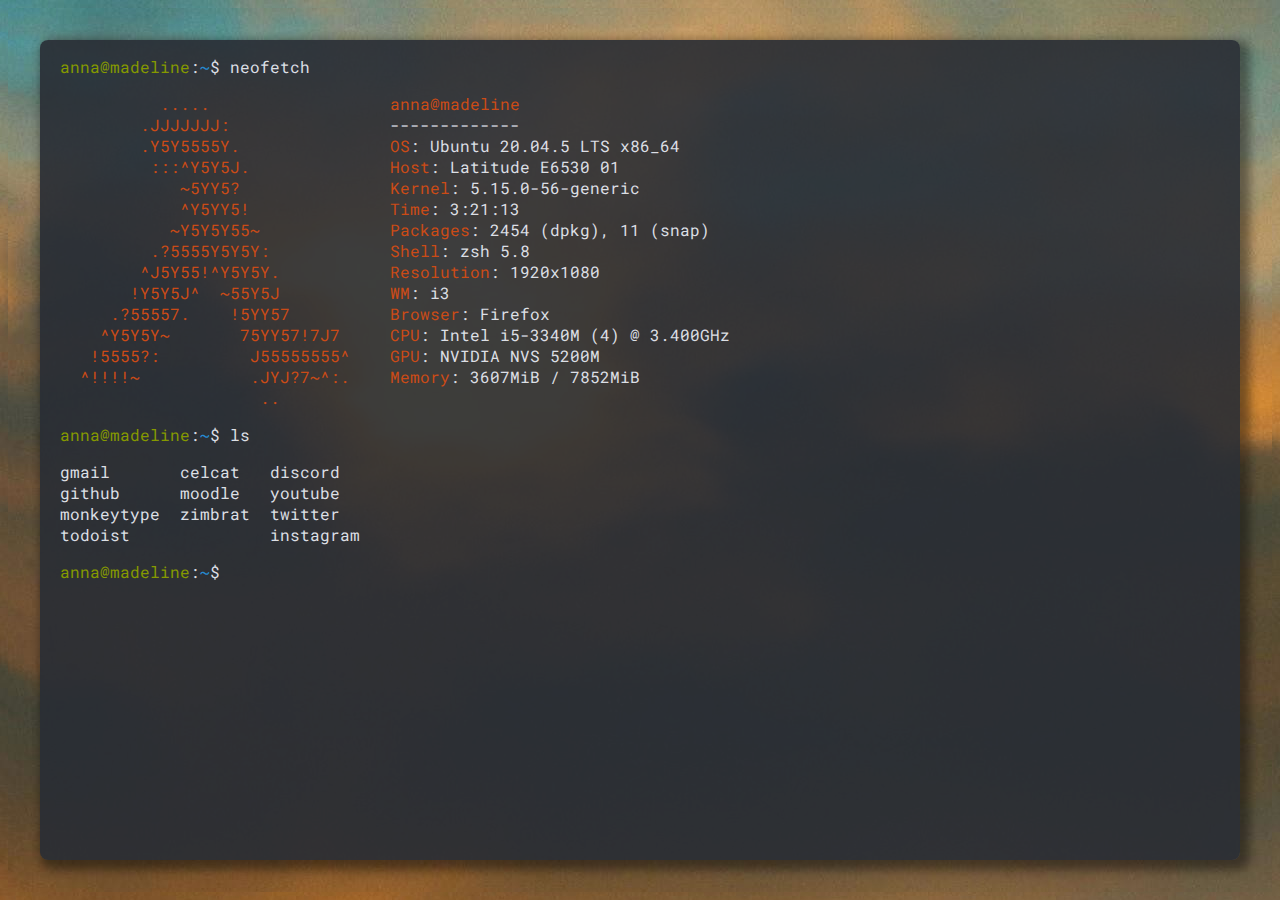
<file: index.html>
<html lang="en">

<head>
    <meta charset="UTF-8">
    <title>startpage</title>
    <link rel="stylesheet" type="text/css" href="style.css">
    
    <link rel="preconnect" href="https://fonts.googleapis.com">
    <link rel="preconnect" href="https://fonts.gstatic.com" crossorigin>
    <link href="https://fonts.googleapis.com/css2?family=Roboto+Mono&display=swap" rel="stylesheet">
</head>

<body>
    <div class="terminal">
        <div class="content">
            <p><username>anna@madeline</username>:<folder>~</folder>$ neofetch</p>
            <p>&nbsp;&nbsp;&nbsp;&nbsp;&nbsp;&nbsp;&nbsp;&nbsp;&nbsp;&nbsp;<logo>.....&nbsp;&nbsp;&nbsp;&nbsp;&nbsp;&nbsp;&nbsp;&nbsp;&nbsp;&nbsp;&nbsp;&nbsp;&nbsp;&nbsp;&nbsp;&nbsp;&nbsp;&nbsp;anna@madeline</logo>
            <br>&nbsp;&nbsp;&nbsp;&nbsp;&nbsp;&nbsp;&nbsp;&nbsp;<logo>.JJJJJJJ:</logo>&nbsp;&nbsp;&nbsp;&nbsp;&nbsp;&nbsp;&nbsp;&nbsp;&nbsp;&nbsp;&nbsp;&nbsp;&nbsp;&nbsp;&nbsp;&nbsp;-------------
            <br>&nbsp;&nbsp;&nbsp;&nbsp;&nbsp;&nbsp;&nbsp;&nbsp;<logo>.Y5Y5555Y.&nbsp;&nbsp;&nbsp;&nbsp;&nbsp;&nbsp;&nbsp;&nbsp;&nbsp;&nbsp;&nbsp;&nbsp;&nbsp;&nbsp;&nbsp;OS</logo>: Ubuntu 20.04.5 LTS x86_64
            <br>&nbsp;&nbsp;&nbsp;&nbsp;&nbsp;&nbsp;&nbsp;&nbsp;&nbsp;<logo>:::^Y5Y5J.&nbsp;&nbsp;&nbsp;&nbsp;&nbsp;&nbsp;&nbsp;&nbsp;&nbsp;&nbsp;&nbsp;&nbsp;&nbsp;&nbsp;Host</logo>: Latitude E6530 01
            <br>&nbsp;&nbsp;&nbsp;&nbsp;&nbsp;&nbsp;&nbsp;&nbsp;&nbsp;&nbsp;&nbsp;&nbsp;<logo>~5YY5?&nbsp;&nbsp;&nbsp;&nbsp;&nbsp;&nbsp;&nbsp;&nbsp;&nbsp;&nbsp;&nbsp;&nbsp;&nbsp;&nbsp;&nbsp;Kernel</logo>: 5.15.0-56-generic
            <br>&nbsp;&nbsp;&nbsp;&nbsp;&nbsp;&nbsp;&nbsp;&nbsp;&nbsp;&nbsp;&nbsp;&nbsp;<logo>^Y5YY5!&nbsp;&nbsp;&nbsp;&nbsp;&nbsp;&nbsp;&nbsp;&nbsp;&nbsp;&nbsp;&nbsp;&nbsp;&nbsp;&nbsp;Time</logo>: <span id="time"></span>
            <br>&nbsp;&nbsp;&nbsp;&nbsp;&nbsp;&nbsp;&nbsp;&nbsp;&nbsp;&nbsp;&nbsp;<logo>~Y5Y5Y55~&nbsp;&nbsp;&nbsp;&nbsp;&nbsp;&nbsp;&nbsp;&nbsp;&nbsp;&nbsp;&nbsp;&nbsp;&nbsp;Packages</logo>: 2454 (dpkg), 11 (snap)
            <br>&nbsp;&nbsp;&nbsp;&nbsp;&nbsp;&nbsp;&nbsp;&nbsp;&nbsp;<logo>.?5555Y5Y5Y:&nbsp;&nbsp;&nbsp;&nbsp;&nbsp;&nbsp;&nbsp;&nbsp;&nbsp;&nbsp;&nbsp;&nbsp;Shell</logo>: zsh 5.8
            <br>&nbsp;&nbsp;&nbsp;&nbsp;&nbsp;&nbsp;&nbsp;&nbsp;<logo>^J5Y55!^Y5Y5Y.&nbsp;&nbsp;&nbsp;&nbsp;&nbsp;&nbsp;&nbsp;&nbsp;&nbsp;&nbsp;&nbsp;Resolution</logo>: 1920x1080
            <br>&nbsp;&nbsp;&nbsp;&nbsp;&nbsp;&nbsp;&nbsp;<logo>!Y5Y5J^&nbsp;&nbsp;~55Y5J&nbsp;&nbsp;&nbsp;&nbsp;&nbsp;&nbsp;&nbsp;&nbsp;&nbsp;&nbsp;&nbsp;WM</logo>: i3
            <br>&nbsp;&nbsp;&nbsp;&nbsp;&nbsp;<logo>.?55557.&nbsp;&nbsp;&nbsp;&nbsp;!5YY57&nbsp;&nbsp;&nbsp;&nbsp;&nbsp;&nbsp;&nbsp;&nbsp;&nbsp;&nbsp;Browser</logo>: Firefox
            <br>&nbsp;&nbsp;&nbsp;&nbsp;<logo>^Y5Y5Y~&nbsp;&nbsp;&nbsp;&nbsp;&nbsp;&nbsp;&nbsp;75YY57!7J7&nbsp;&nbsp;&nbsp;&nbsp;&nbsp;CPU</logo>: Intel i5-3340M (4) @ 3.400GHz
            <br>&nbsp;&nbsp;&nbsp;<logo>!5555?:&nbsp;&nbsp;&nbsp;&nbsp;&nbsp;&nbsp;&nbsp;&nbsp;&nbsp;J55555555^&nbsp;&nbsp;&nbsp;&nbsp;GPU</logo>: NVIDIA NVS 5200M
            <br>&nbsp;&nbsp;<logo>^!!!!~&nbsp;&nbsp;&nbsp;&nbsp;&nbsp;&nbsp;&nbsp;&nbsp;&nbsp;&nbsp;&nbsp;.JYJ?7~^:.&nbsp;&nbsp;&nbsp;&nbsp;Memory</logo>: 3607MiB / 7852MiB
            <br>&nbsp;&nbsp;&nbsp;&nbsp;&nbsp;&nbsp;&nbsp;&nbsp;&nbsp;&nbsp;&nbsp;&nbsp;&nbsp;&nbsp;&nbsp;&nbsp;&nbsp;&nbsp;&nbsp;&nbsp;<logo>..</logo>
            <p><username>anna@madeline</username>:<folder>~</folder>$ ls</p>
            <!--<p><username>anna@madeline</username>:<folder>~</folder>$</p>-->
            <div class="bookmarks">
                <div class="links">
                    <li><a href="https://mail.google.com/mail/u/0/#inbox">gmail</a></li>
                    <li><a href="https://github.com/login">github</a></li>
                    <li><a href="https://monkeytype.com/login">monkeytype</a></li>
                    <li><a href="https://todoist.com/app/project/2239909388">todoist</a></li>
                </div>
                <div class="links">
                    <li><a href="https://edt.univ-tlse3.fr/calendar2/cal?vt=month&dt=today&et=student&fid0=22204051">celcat</a></li>
                    <li><a href="https://moodle.univ-tlse3.fr/">moodle</a></li>
                    <li><a href="https://synergies.univ-tlse3.fr/#1">zimbrat</a></li>
                </div>
                <div class="links">
                    <li><a href="https://https://discord.com/channels/@me">discord</a></li>
                    <li><a href="https://youtube.com">youtube</a></li>
                    <li><a href="https://twitter.com">twitter</a></li>
                    <li><a href="https://instragram.com">instagram</a></li>
                </div>
            </div>
            <p style="display: inline-block"><username>anna@madeline</username>:<folder>~</folder>$</p>
                <form style="display: inline-block" method="GET" action="http://www.google.com/search?q=">
                    <input tabindex="1" name="q"autofocus></input>
                </form>
        </div>
    </div>

    <script>
    var today = new Date();
    var time = today.getHours() + ":" + today.getMinutes() + ":" + today.getSeconds();
    document.getElementById("time").innerHTML = time;
    </script>
</body>
</file>
<file: style.css>
:root {
    --background-color: rgb(40, 44, 52, 0.9);
    --text-color: #DCDFE4;
    --arrow-color: #859900;
    --username-color: #B58900;
    --logo-color: #CB4B16;
    --folder-color: #268BD2;

    --font-size: 16px;
}

html, body {
    background-image: url("wallpaper.jpg");
    font-family: "Roboto Mono";
    font-size: var(--font-size);
    color: var(--text-color);
}

a, li {
    list-style-type: none;
    text-decoration: none;
    color: var(--text-color);
}

input {
    color: var(--text-color);
    font-size: var(--font-size);
    background-color: transparent;
    font-family: "Roboto Mono";
    width: 33rem;
    outline: none; border: none;
}

username { color: var(--arrow-color); }
folder { color: var(--folder-color); }
logo { color: var(--logo-color); }

::selection {
    color: var(--background-color);
    background: var(--text-color);
}

username::selection {
    color: var(--background-color);
    background: var(--arrow-color);
}

folder::selection {
    color: var(--background-color);
    background: var(--folder-color);
}

logo::selection {
    color: var(--background-color);
    background: var(--logo-color);
}

.terminal {
    background-color: var(--background-color);
    position: absolute;
    width: calc(100% - 80px);
    height: calc(100% - 80px);
    top: 40px; left: 40px;

    border-radius: 8px;
    box-shadow: 5px 5px 10px 5px rgba(0, 0, 0, 0.4);
}

.content {
    position: absolute;
    left: 20px;
}

.bookmarks {
    display: flex;
    justify-content: left;
}

.links {
    display: flex;
    flex-direction: column;

    text-align: left;
    padding-right: 20px;
}
</file>
